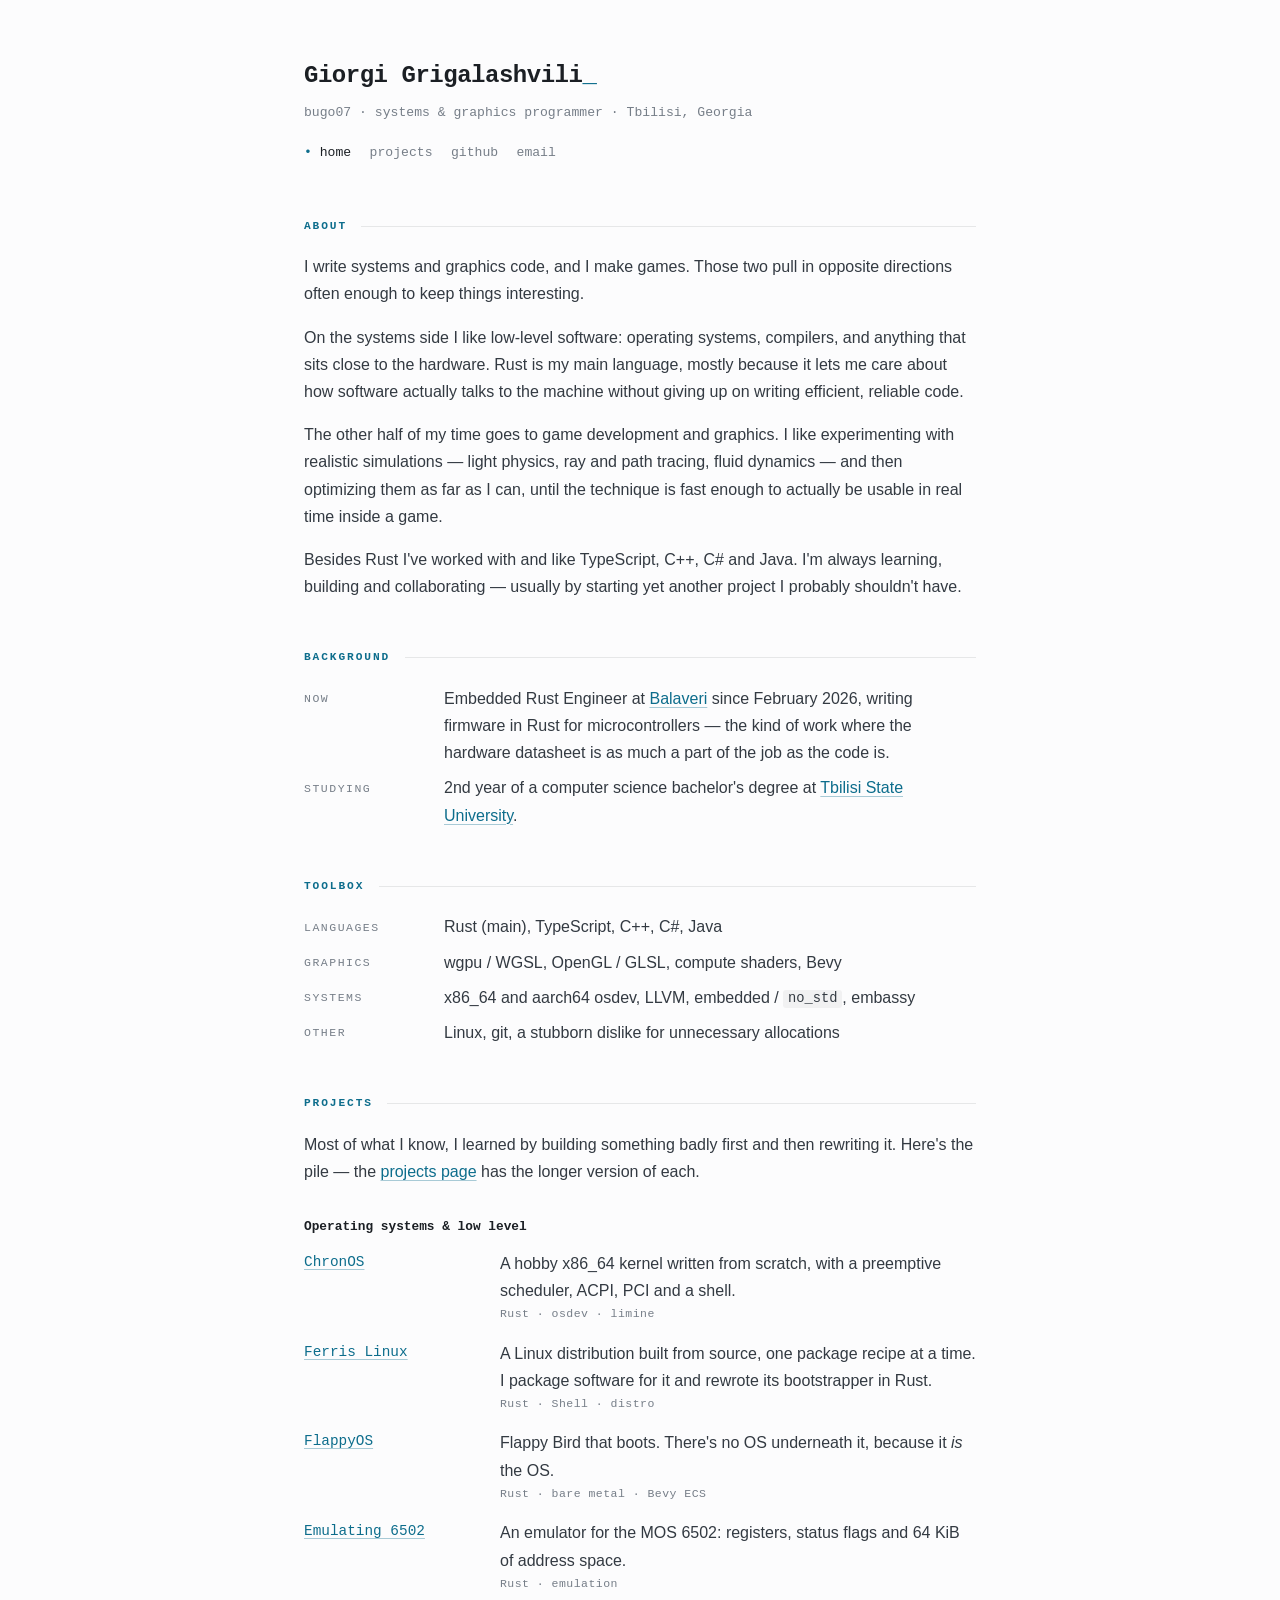
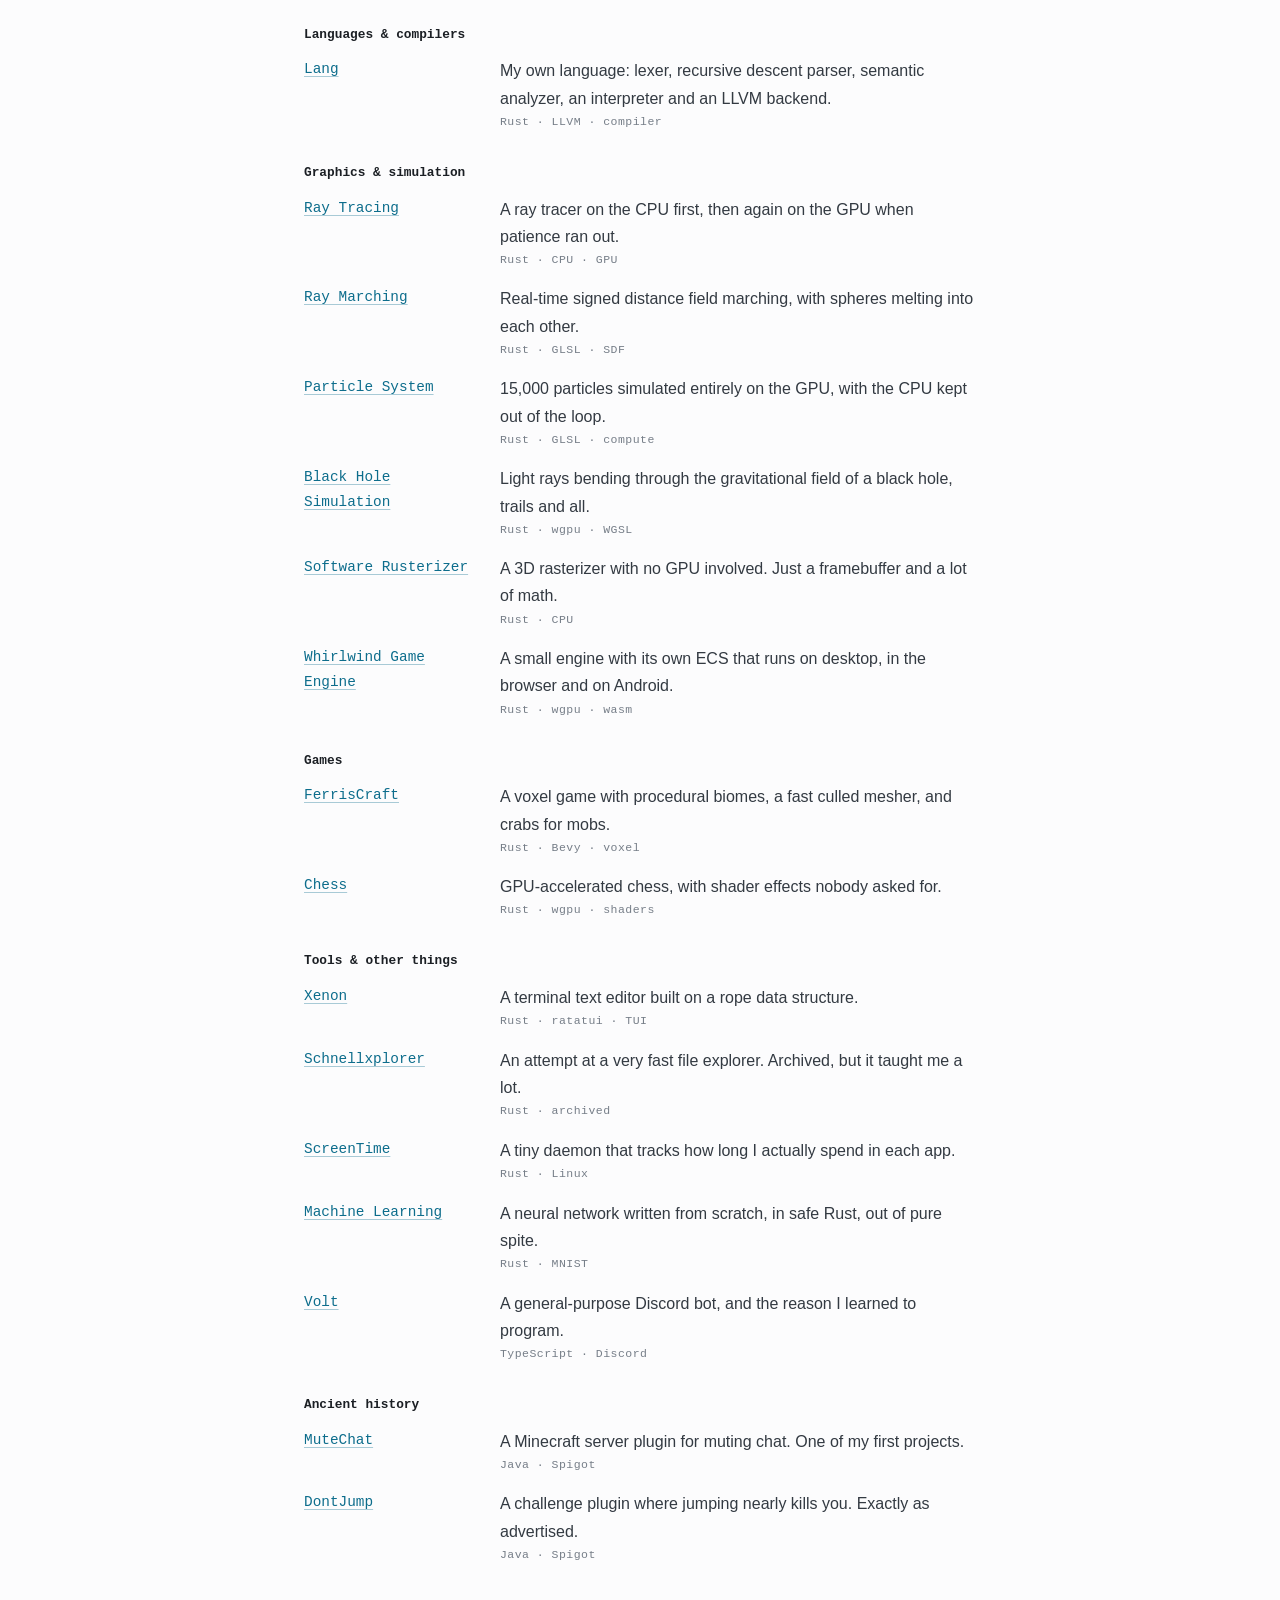
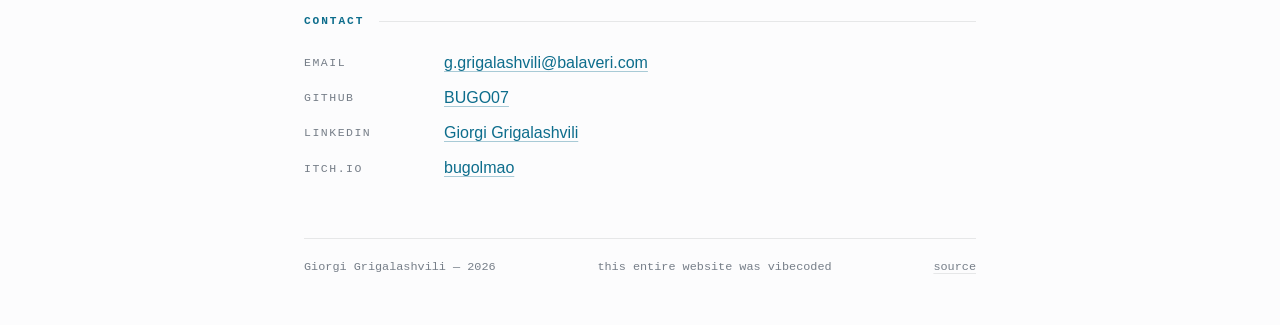
<file: index.html>
<!DOCTYPE html>
<html lang="en">
	<head>
		<meta charset="utf-8">
		<meta name="viewport" content="width=device-width, initial-scale=1">
		<title>Giorgi Grigalashvili</title>
		<meta name="description" content="Giorgi Grigalashvili (BUGO07) — systems and graphics programmer. Rust, operating systems, compilers, renderers and games.">
		<meta property="og:title" content="Giorgi Grigalashvili">
		<meta property="og:description" content="Systems and graphics programmer. Rust, operating systems, compilers, renderers and games.">
		<meta property="og:type" content="website">
		<link rel="stylesheet" href="style.css">
		<link rel="icon" href="assets/favicon.svg" type="image/svg+xml">
	</head>
	<body>
		<header>
			<h1>Giorgi Grigalashvili<span class="cursor">_</span></h1>
			<p class="tagline">bugo07 &middot; systems &amp; graphics programmer &middot; Tbilisi, Georgia</p>
			<nav>
				<a href="./" aria-current="page">home</a>
				<a href="projects/">projects</a>
				<a href="https://github.com/BUGO07">github</a>
				<a href="mailto:g.grigalashvili@balaveri.com">email</a>
			</nav>
		</header>

		<main>
			<section id="about">
				<h2>About</h2>

				<p>
				I write systems and graphics code, and I make games. Those two pull in
				opposite directions often enough to keep things interesting.
				</p>

				<p>
				On the systems side I like low-level software: operating systems, compilers,
				and anything that sits close to the hardware. Rust is my main language,
				mostly because it lets me care about how software actually talks to the
				machine without giving up on writing efficient, reliable code.
				</p>

				<p>
				The other half of my time goes to game development and graphics. I like
				experimenting with realistic simulations &mdash; light physics, ray and path
				tracing, fluid dynamics &mdash; and then optimizing them as far as I can,
				until the technique is fast enough to actually be usable in real time inside
				a game.
				</p>

				<p>
				Besides Rust I've worked with and like TypeScript, C++, C# and Java. I'm
				always learning, building and collaborating &mdash; usually by starting yet
				another project I probably shouldn't have.
				</p>
			</section>

			<section id="background">
				<h2>Background</h2>

				<dl class="kv">
					<dt>Now</dt>
					<dd>
					Embedded Rust Engineer at <a href="https://balaveri.com">Balaveri</a>
					since February 2026, writing firmware in Rust for microcontrollers
					&mdash; the kind of work where the hardware datasheet is as much a part
					of the job as the code is.
					</dd>

					<dt>Studying</dt>
					<dd>
					2nd year of a computer science bachelor's degree at
					<a href="https://www.tsu.ge/en">Tbilisi State University</a>.
					</dd>
				</dl>
			</section>

			<section id="toolbox">
				<h2>Toolbox</h2>

				<dl class="kv">
					<dt>Languages</dt>
					<dd>Rust (main), TypeScript, C++, C#, Java</dd>

					<dt>Graphics</dt>
					<dd>wgpu / WGSL, OpenGL / GLSL, compute shaders, Bevy</dd>

					<dt>Systems</dt>
					<dd>x86_64 and aarch64 osdev, LLVM, embedded / <code>no_std</code>, embassy</dd>

					<dt>Other</dt>
					<dd>Linux, git, a stubborn dislike for unnecessary allocations</dd>
				</dl>
			</section>

			<section id="projects">
				<h2>Projects</h2>

				<p>
				Most of what I know, I learned by building something badly first and then
				rewriting it. Here's the pile &mdash; the
				<a href="projects/">projects page</a> has the longer version of each.
				</p>

				<h3>Operating systems &amp; low level</h3>
				<dl>
					<dt><a href="projects/#chronos">ChronOS</a></dt>
					<dd>
					A hobby x86_64 kernel written from scratch, with a preemptive scheduler,
					ACPI, PCI and a shell.
					<span class="tags">Rust &middot; osdev &middot; limine</span>
					</dd>

					<dt><a href="projects/#ferris-linux">Ferris Linux</a></dt>
					<dd>
					A Linux distribution built from source, one package recipe at a time.
					I package software for it and rewrote its bootstrapper in Rust.
					<span class="tags">Rust &middot; Shell &middot; distro</span>
					</dd>

					<dt><a href="projects/#flappyos">FlappyOS</a></dt>
					<dd>
					Flappy Bird that boots. There's no OS underneath it, because it
					<i>is</i> the OS.
					<span class="tags">Rust &middot; bare metal &middot; Bevy ECS</span>
					</dd>

					<dt><a href="projects/#emulating-6502">Emulating 6502</a></dt>
					<dd>
					An emulator for the MOS 6502: registers, status flags and 64&nbsp;KiB of
					address space.
					<span class="tags">Rust &middot; emulation</span>
					</dd>
				</dl>

				<h3>Languages &amp; compilers</h3>
				<dl>
					<dt><a href="projects/#lang">Lang</a></dt>
					<dd>
					My own language: lexer, recursive descent parser, semantic analyzer,
					an interpreter and an LLVM backend.
					<span class="tags">Rust &middot; LLVM &middot; compiler</span>
					</dd>
				</dl>

				<h3>Graphics &amp; simulation</h3>
				<dl>
					<dt><a href="projects/#raytracing">Ray Tracing</a></dt>
					<dd>
					A ray tracer on the CPU first, then again on the GPU when patience
					ran out.
					<span class="tags">Rust &middot; CPU &middot; GPU</span>
					</dd>

					<dt><a href="projects/#raymarching">Ray Marching</a></dt>
					<dd>
					Real-time signed distance field marching, with spheres melting into
					each other.
					<span class="tags">Rust &middot; GLSL &middot; SDF</span>
					</dd>

					<dt><a href="projects/#particle-system">Particle System</a></dt>
					<dd>
					15,000 particles simulated entirely on the GPU, with the CPU kept out
					of the loop.
					<span class="tags">Rust &middot; GLSL &middot; compute</span>
					</dd>

					<dt><a href="projects/#black-hole">Black Hole Simulation</a></dt>
					<dd>
					Light rays bending through the gravitational field of a black hole,
					trails and all.
					<span class="tags">Rust &middot; wgpu &middot; WGSL</span>
					</dd>

					<dt><a href="projects/#software-rusterizer">Software Rusterizer</a></dt>
					<dd>
					A 3D rasterizer with no GPU involved. Just a framebuffer and a lot of
					math.
					<span class="tags">Rust &middot; CPU</span>
					</dd>

					<dt><a href="projects/#whirlwind">Whirlwind Game Engine</a></dt>
					<dd>
					A small engine with its own ECS that runs on desktop, in the browser
					and on Android.
					<span class="tags">Rust &middot; wgpu &middot; wasm</span>
					</dd>
				</dl>

				<h3>Games</h3>
				<dl>
					<dt><a href="projects/#ferriscraft">FerrisCraft</a></dt>
					<dd>
					A voxel game with procedural biomes, a fast culled mesher, and crabs
					for mobs.
					<span class="tags">Rust &middot; Bevy &middot; voxel</span>
					</dd>

					<dt><a href="projects/#chess">Chess</a></dt>
					<dd>
					GPU-accelerated chess, with shader effects nobody asked for.
					<span class="tags">Rust &middot; wgpu &middot; shaders</span>
					</dd>
				</dl>

				<h3>Tools &amp; other things</h3>
				<dl>
					<dt><a href="projects/#xenon">Xenon</a></dt>
					<dd>
					A terminal text editor built on a rope data structure.
					<span class="tags">Rust &middot; ratatui &middot; TUI</span>
					</dd>

					<dt><a href="projects/#schnellxplorer">Schnellxplorer</a></dt>
					<dd>
					An attempt at a very fast file explorer. Archived, but it taught me
					a lot.
					<span class="tags">Rust &middot; archived</span>
					</dd>

					<dt><a href="projects/#screentime">ScreenTime</a></dt>
					<dd>
					A tiny daemon that tracks how long I actually spend in each app.
					<span class="tags">Rust &middot; Linux</span>
					</dd>

					<dt><a href="projects/#machine-learning">Machine Learning</a></dt>
					<dd>
					A neural network written from scratch, in safe Rust, out of pure spite.
					<span class="tags">Rust &middot; MNIST</span>
					</dd>

					<dt><a href="projects/#volt">Volt</a></dt>
					<dd>
					A general-purpose Discord bot, and the reason I learned to program.
					<span class="tags">TypeScript &middot; Discord</span>
					</dd>
				</dl>

				<h3>Ancient history</h3>
				<dl>
					<dt><a href="projects/#mutechat">MuteChat</a></dt>
					<dd>
					A Minecraft server plugin for muting chat. One of my first projects.
					<span class="tags">Java &middot; Spigot</span>
					</dd>

					<dt><a href="projects/#dontjump">DontJump</a></dt>
					<dd>
					A challenge plugin where jumping nearly kills you. Exactly as
					advertised.
					<span class="tags">Java &middot; Spigot</span>
					</dd>
				</dl>
			</section>

			<section id="contact">
				<h2>Contact</h2>

				<dl class="kv">
					<dt>Email</dt>
					<dd><a href="mailto:g.grigalashvili@balaveri.com">g.grigalashvili@balaveri.com</a></dd>

					<dt>GitHub</dt>
					<dd><a href="https://github.com/BUGO07">BUGO07</a></dd>

					<dt>LinkedIn</dt>
					<dd><a href="https://www.linkedin.com/in/giorgi-grigalashvili/">Giorgi Grigalashvili</a></dd>

					<dt>itch.io</dt>
					<dd><a href="https://bugolmao.itch.io">bugolmao</a></dd>
				</dl>
			</section>
		</main>

		<footer>
			<span>Giorgi Grigalashvili &mdash; <span id="year"></span></span>
			<span>this entire website was vibecoded</span>
			<span><a href="https://github.com/BUGO07/BUGO07.github.io">source</a></span>
		</footer>

		<script>
			document.getElementById("year").textContent = new Date().getFullYear();
		</script>
	</body>
</html>
</file>
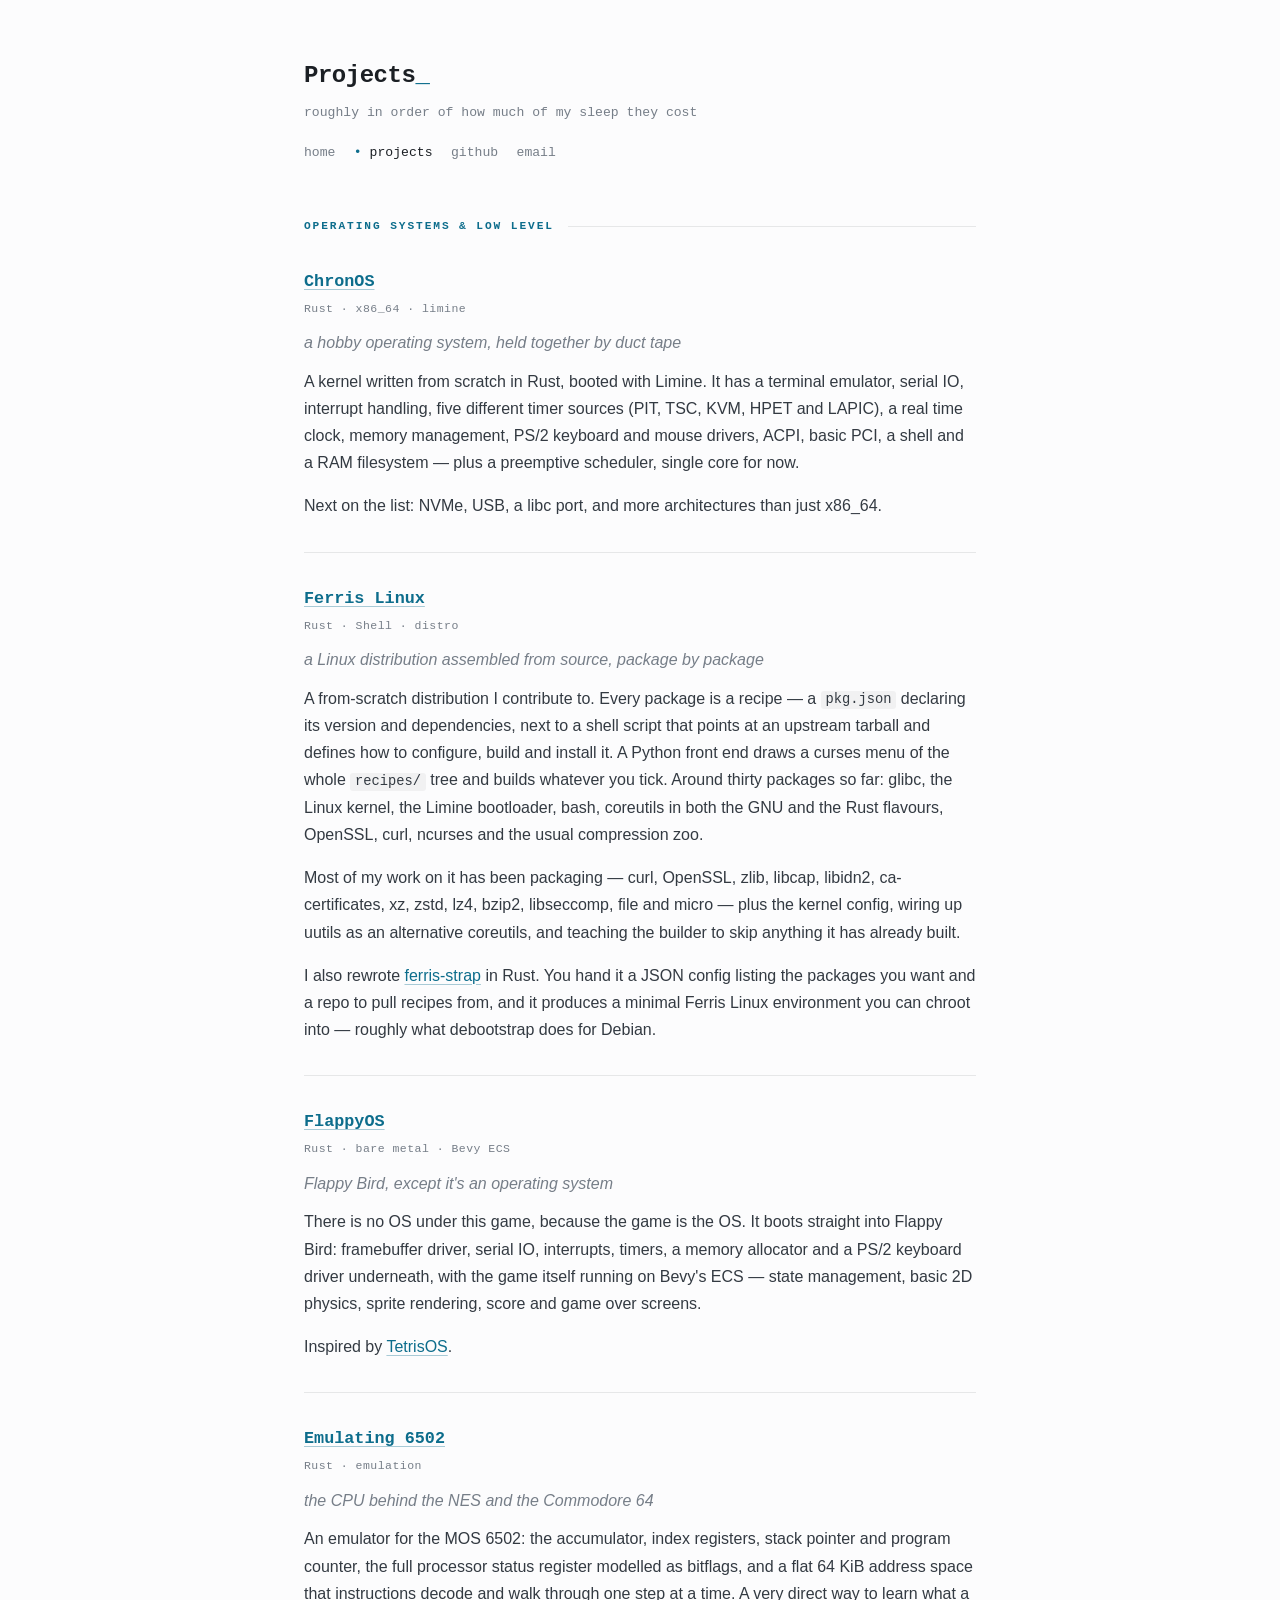
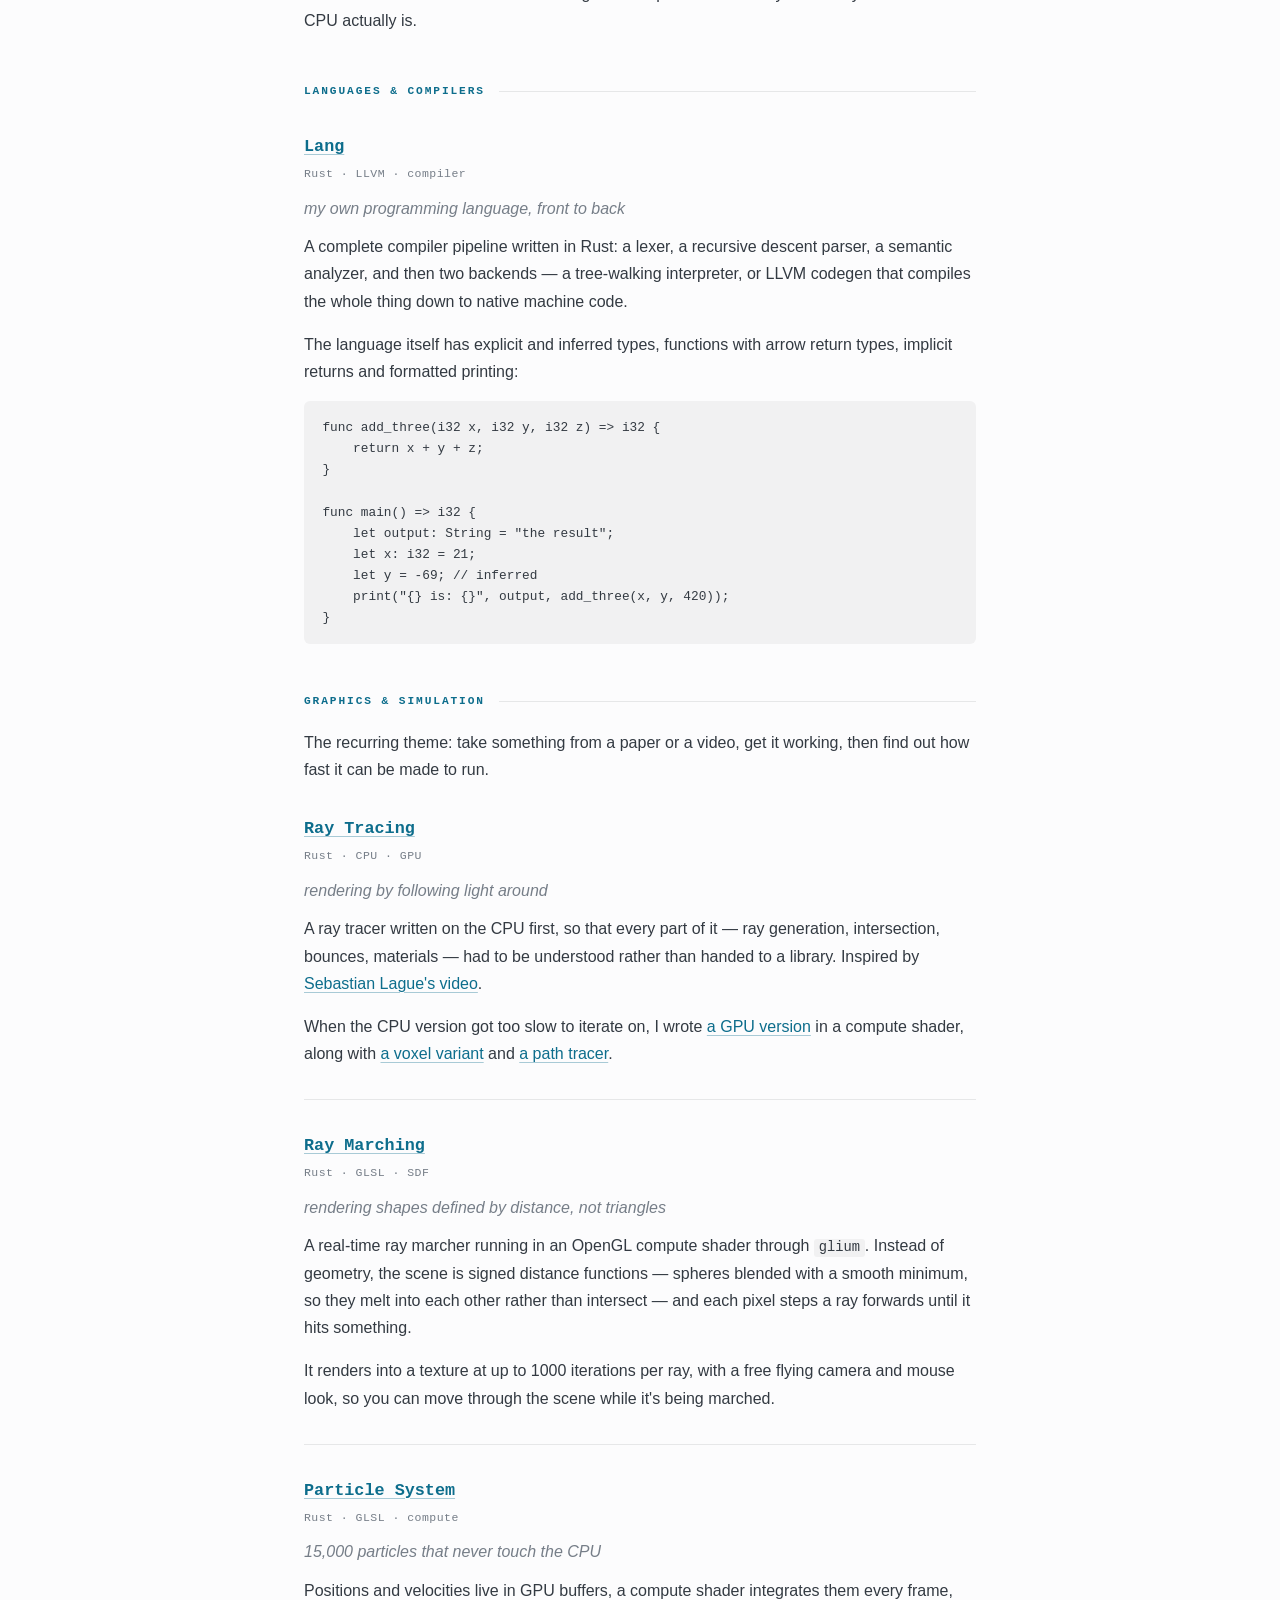
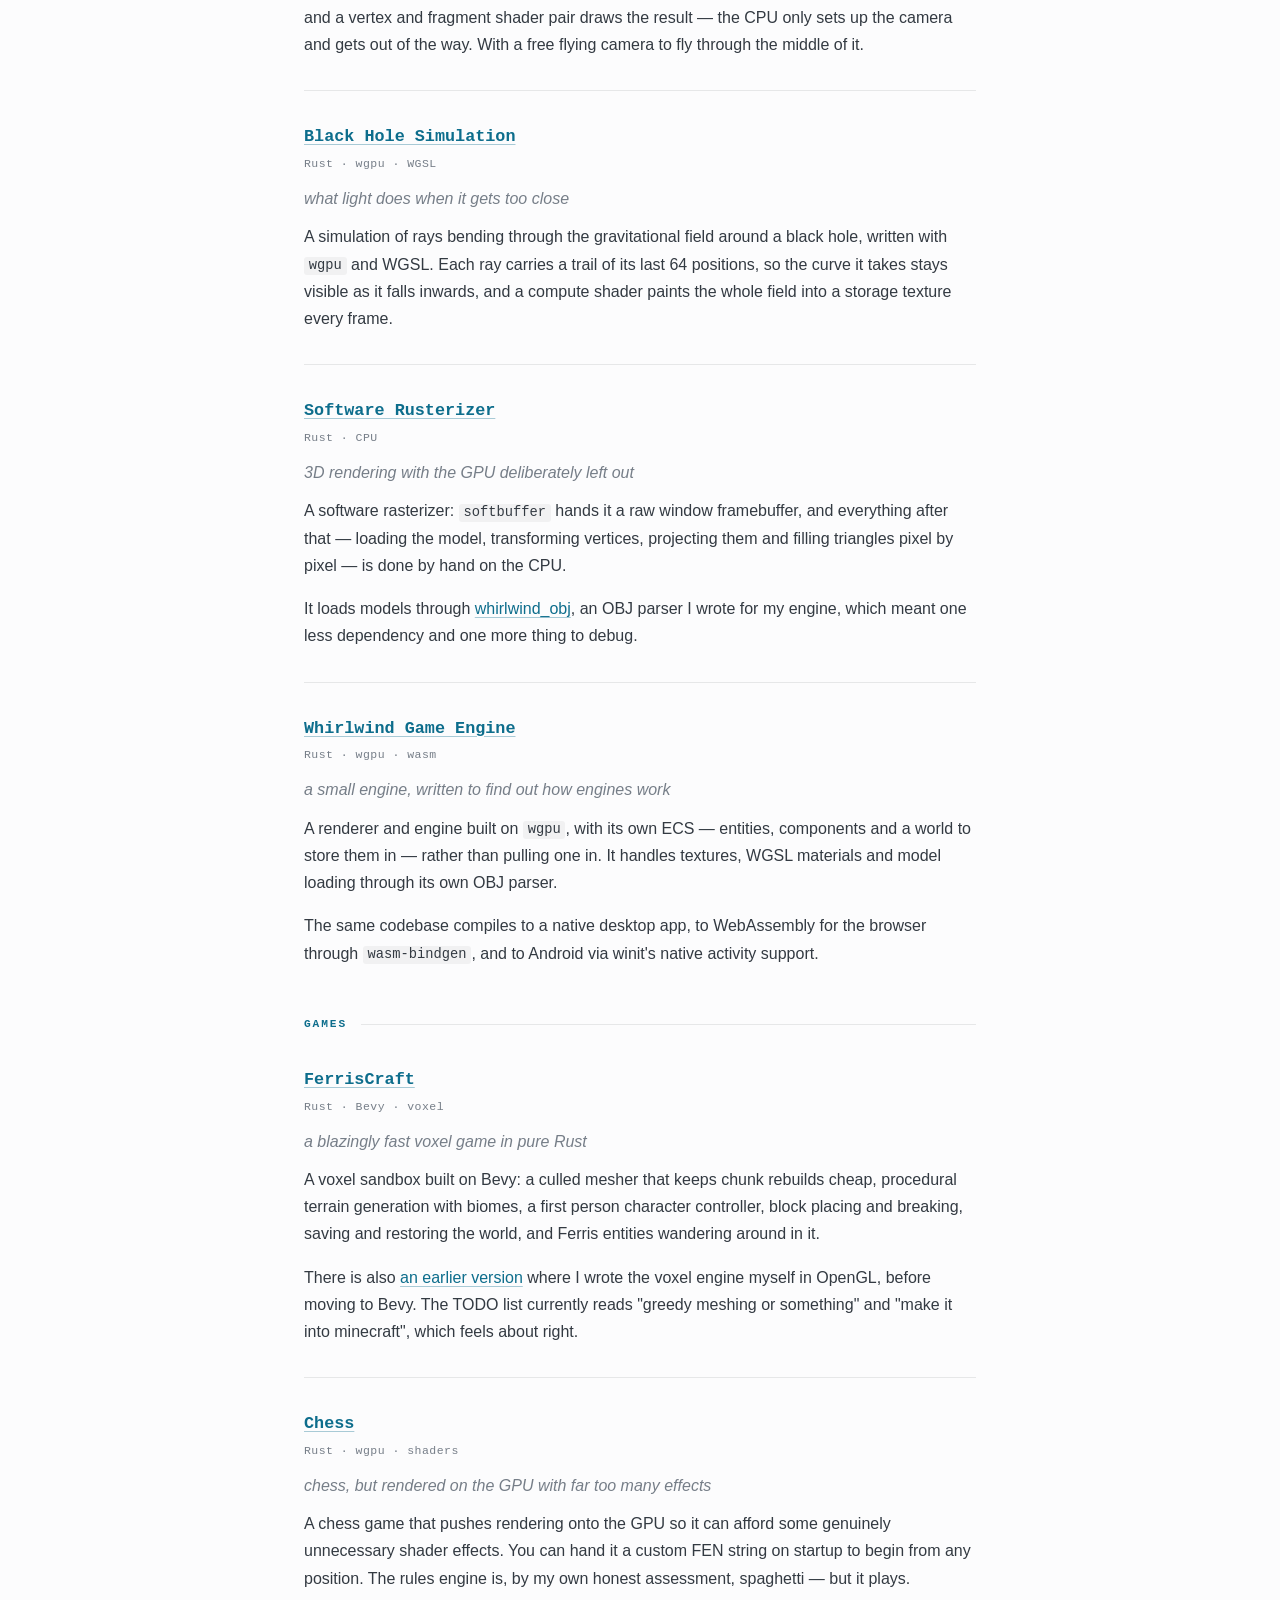
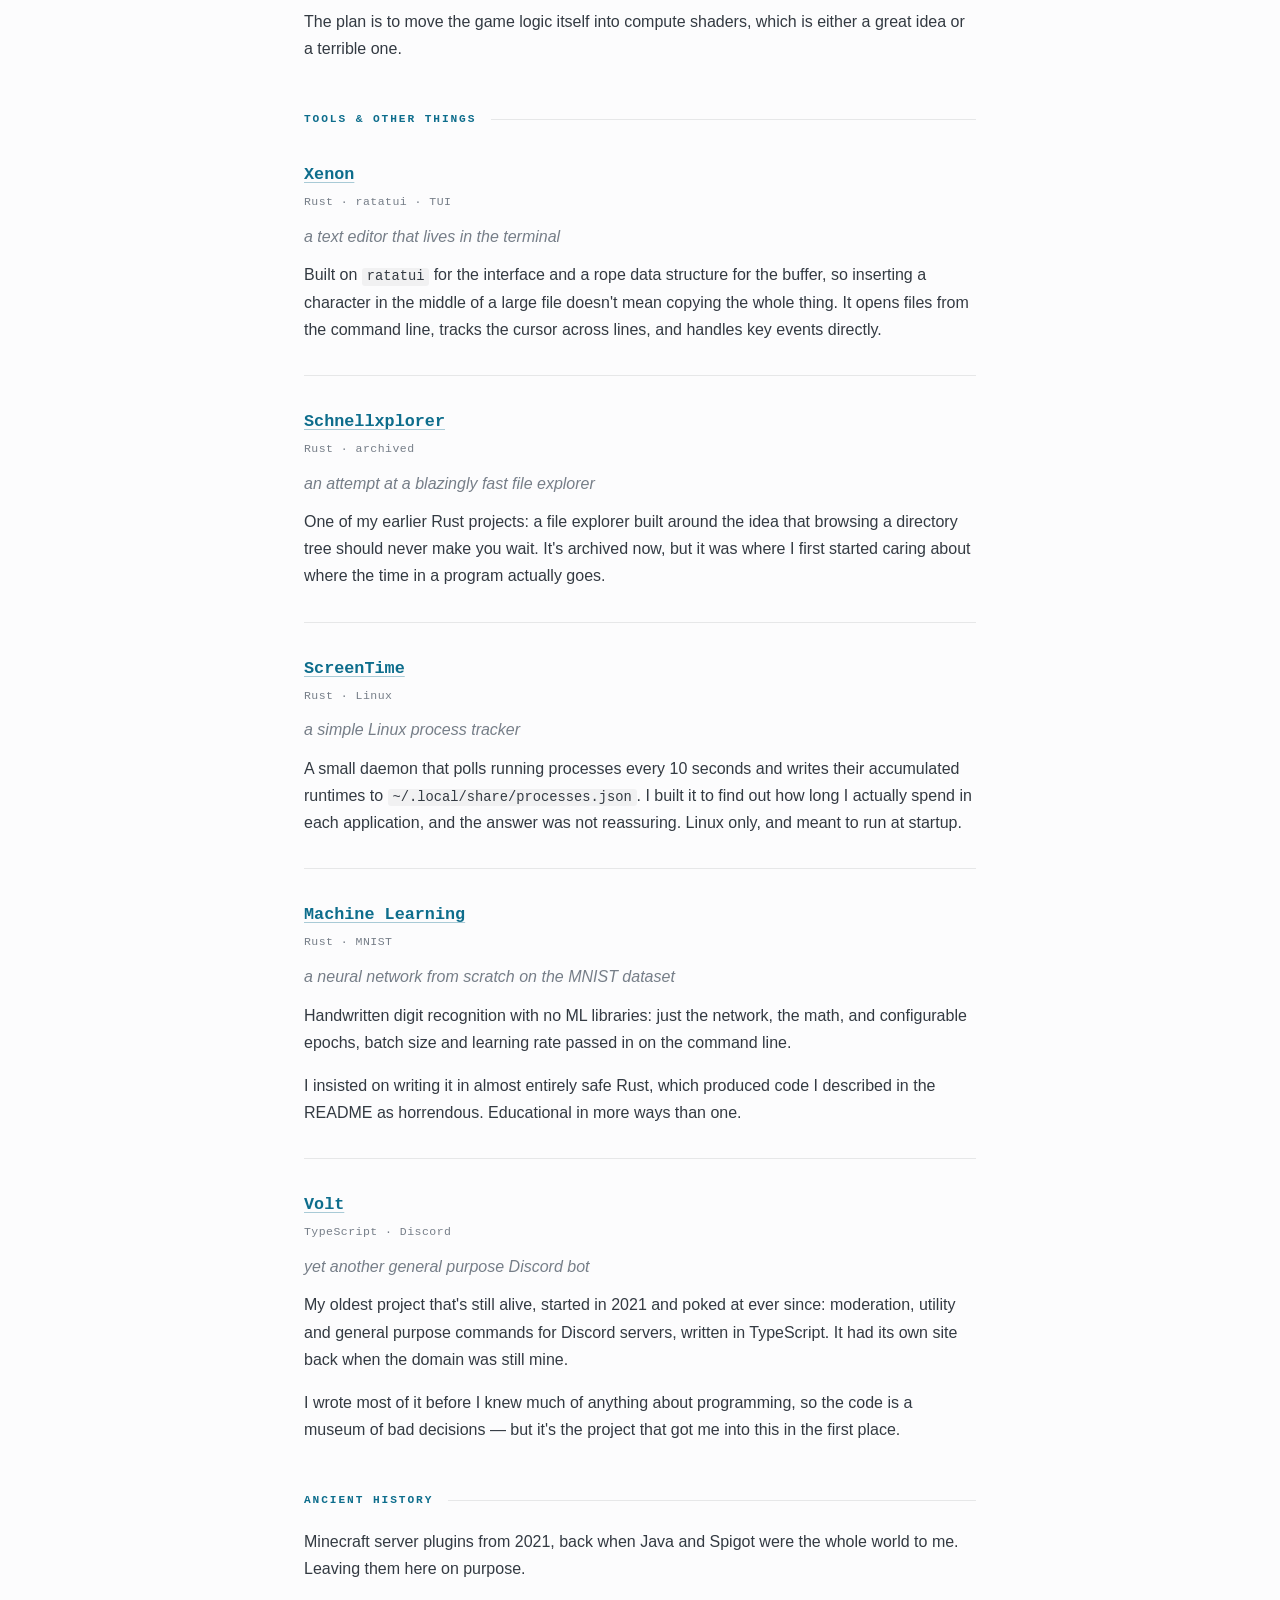
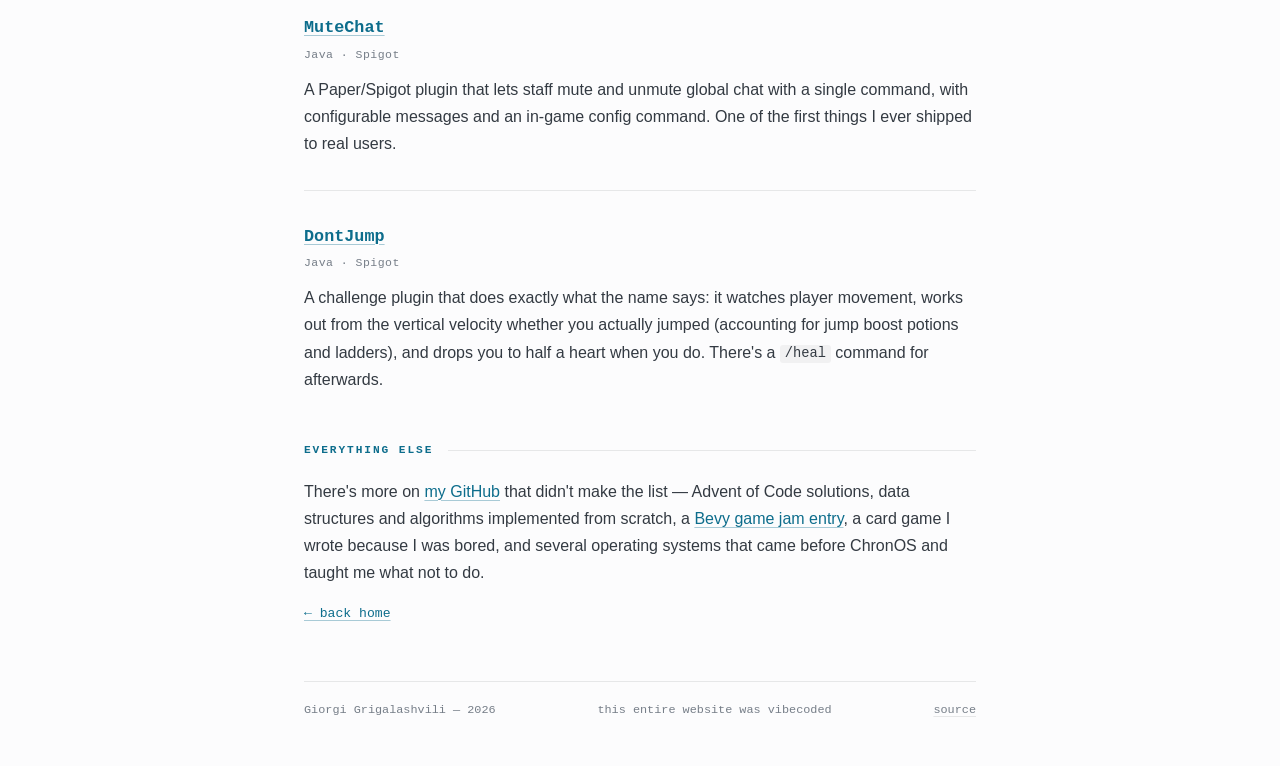
<file: projects/index.html>
<!DOCTYPE html>
<html lang="en">
	<head>
		<meta charset="utf-8">
		<meta name="viewport" content="width=device-width, initial-scale=1">
		<title>Projects — Giorgi Grigalashvili</title>
		<meta name="description" content="Projects by Giorgi Grigalashvili (BUGO07): operating systems, compilers, renderers, simulations, games and tools — mostly in Rust.">
		<link rel="stylesheet" href="../style.css">
		<link rel="icon" href="../assets/favicon.svg" type="image/svg+xml">
	</head>
	<body>
		<header>
			<h1>Projects<span class="cursor">_</span></h1>
			<p class="tagline">roughly in order of how much of my sleep they cost</p>
			<nav>
				<a href="../">home</a>
				<a href="./" aria-current="page">projects</a>
				<a href="https://github.com/BUGO07">github</a>
				<a href="mailto:g.grigalashvili@balaveri.com">email</a>
			</nav>
		</header>

		<main>
			<section id="operating-systems">
				<h2>Operating systems &amp; low level</h2>

				<article id="chronos">
					<h3><a href="https://github.com/BUGO07/chronos">ChronOS</a></h3>
					<p class="tags">Rust &middot; x86_64 &middot; limine</p>
					<p class="lede">a hobby operating system, held together by duct tape</p>
					<p>
					A kernel written from scratch in Rust, booted with Limine. It has a
					terminal emulator, serial IO, interrupt handling, five different timer
					sources (PIT, TSC, KVM, HPET and LAPIC), a real time clock, memory
					management, PS/2 keyboard and mouse drivers, ACPI, basic PCI, a shell
					and a RAM filesystem &mdash; plus a preemptive scheduler, single core
					for now.
					</p>
					<p>
					Next on the list: NVMe, USB, a libc port, and more architectures than
					just x86_64.
					</p>
				</article>

				<article id="ferris-linux">
					<h3><a href="https://github.com/ferris-linux/ferris-linux">Ferris Linux</a></h3>
					<p class="tags">Rust &middot; Shell &middot; distro</p>
					<p class="lede">a Linux distribution assembled from source, package by package</p>
					<p>
					A from-scratch distribution I contribute to. Every package is a recipe
					&mdash; a <code>pkg.json</code> declaring its version and dependencies,
					next to a shell script that points at an upstream tarball and defines how
					to configure, build and install it. A Python front end draws a curses menu
					of the whole <code>recipes/</code> tree and builds whatever you tick.
					Around thirty packages so far: glibc, the Linux kernel, the Limine
					bootloader, bash, coreutils in both the GNU and the Rust flavours, OpenSSL,
					curl, ncurses and the usual compression zoo.
					</p>
					<p>
					Most of my work on it has been packaging &mdash; curl, OpenSSL, zlib,
					libcap, libidn2, ca-certificates, xz, zstd, lz4, bzip2, libseccomp, file
					and micro &mdash; plus the kernel config, wiring up uutils as an
					alternative coreutils, and teaching the builder to skip anything it has
					already built.
					</p>
					<p>
					I also rewrote
					<a href="https://github.com/ferris-linux/ferris-strap">ferris-strap</a> in
					Rust. You hand it a JSON config listing the packages you want and a repo to
					pull recipes from, and it produces a minimal Ferris Linux environment you
					can chroot into &mdash; roughly what debootstrap does for Debian.
					</p>
				</article>

				<article id="flappyos">
					<h3><a href="https://github.com/BUGO07/flappyos">FlappyOS</a></h3>
					<p class="tags">Rust &middot; bare metal &middot; Bevy ECS</p>
					<p class="lede">Flappy Bird, except it's an operating system</p>
					<p>
					There is no OS under this game, because the game is the OS. It boots
					straight into Flappy Bird: framebuffer driver, serial IO, interrupts,
					timers, a memory allocator and a PS/2 keyboard driver underneath, with
					the game itself running on Bevy's ECS &mdash; state management, basic
					2D physics, sprite rendering, score and game over screens.
					</p>
					<p>
					Inspired by
					<a href="https://www.youtube.com/watch?v=FaILnmUYS_U">TetrisOS</a>.
					</p>
				</article>

				<article id="emulating-6502">
					<h3><a href="https://github.com/BUGO07/emulating-6502">Emulating 6502</a></h3>
					<p class="tags">Rust &middot; emulation</p>
					<p class="lede">the CPU behind the NES and the Commodore 64</p>
					<p>
					An emulator for the MOS 6502: the accumulator, index registers, stack
					pointer and program counter, the full processor status register modelled
					as bitflags, and a flat 64&nbsp;KiB address space that instructions
					decode and walk through one step at a time. A very direct way to learn
					what a CPU actually is.
					</p>
				</article>
			</section>

			<section id="languages">
				<h2>Languages &amp; compilers</h2>

				<article id="lang">
					<h3><a href="https://github.com/BUGO07/lang">Lang</a></h3>
					<p class="tags">Rust &middot; LLVM &middot; compiler</p>
					<p class="lede">my own programming language, front to back</p>
					<p>
					A complete compiler pipeline written in Rust: a lexer, a recursive
					descent parser, a semantic analyzer, and then two backends &mdash; a
					tree-walking interpreter, or LLVM codegen that compiles the whole thing
					down to native machine code.
					</p>
					<p>
					The language itself has explicit and inferred types, functions with
					arrow return types, implicit returns and formatted printing:
					</p>
					<pre><code>func add_three(i32 x, i32 y, i32 z) => i32 {
    return x + y + z;
}

func main() => i32 {
    let output: String = "the result";
    let x: i32 = 21;
    let y = -69; // inferred
    print("{} is: {}", output, add_three(x, y, 420));
}</code></pre>
				</article>
			</section>

			<section id="graphics">
				<h2>Graphics &amp; simulation</h2>

				<p>
				The recurring theme: take something from a paper or a video, get it
				working, then find out how fast it can be made to run.
				</p>

				<article id="raytracing">
					<h3><a href="https://github.com/BUGO07/raytracing">Ray Tracing</a></h3>
					<p class="tags">Rust &middot; CPU &middot; GPU</p>
					<p class="lede">rendering by following light around</p>
					<p>
					A ray tracer written on the CPU first, so that every part of it &mdash;
					ray generation, intersection, bounces, materials &mdash; had to be
					understood rather than handed to a library. Inspired by
					<a href="https://www.youtube.com/watch?v=Qz0KTGYJtUk">Sebastian Lague's video</a>.
					</p>
					<p>
					When the CPU version got too slow to iterate on, I wrote
					<a href="https://github.com/BUGO07/raytracing-compute">a GPU version</a>
					in a compute shader, along with
					<a href="https://github.com/BUGO07/voxel-raytracing">a voxel variant</a>
					and <a href="https://github.com/BUGO07/pathtracing">a path tracer</a>.
					</p>
				</article>

				<article id="raymarching">
					<h3><a href="https://github.com/BUGO07/raymarching">Ray Marching</a></h3>
					<p class="tags">Rust &middot; GLSL &middot; SDF</p>
					<p class="lede">rendering shapes defined by distance, not triangles</p>
					<p>
					A real-time ray marcher running in an OpenGL compute shader through
					<code>glium</code>. Instead of geometry, the scene is signed distance
					functions &mdash; spheres blended with a smooth minimum, so they melt
					into each other rather than intersect &mdash; and each pixel steps a ray
					forwards until it hits something.
					</p>
					<p>
					It renders into a texture at up to 1000 iterations per ray, with a free
					flying camera and mouse look, so you can move through the scene while
					it's being marched.
					</p>
				</article>

				<article id="particle-system">
					<h3><a href="https://github.com/BUGO07/particle-system">Particle System</a></h3>
					<p class="tags">Rust &middot; GLSL &middot; compute</p>
					<p class="lede">15,000 particles that never touch the CPU</p>
					<p>
					Positions and velocities live in GPU buffers, a compute shader integrates
					them every frame, and a vertex and fragment shader pair draws the result
					&mdash; the CPU only sets up the camera and gets out of the way. With a
					free flying camera to fly through the middle of it.
					</p>
				</article>

				<article id="black-hole">
					<h3><a href="https://github.com/BUGO07/black_hole">Black Hole Simulation</a></h3>
					<p class="tags">Rust &middot; wgpu &middot; WGSL</p>
					<p class="lede">what light does when it gets too close</p>
					<p>
					A simulation of rays bending through the gravitational field around a
					black hole, written with <code>wgpu</code> and WGSL. Each ray carries a
					trail of its last 64 positions, so the curve it takes stays visible as it
					falls inwards, and a compute shader paints the whole field into a storage
					texture every frame.
					</p>
				</article>

				<article id="software-rusterizer">
					<h3><a href="https://github.com/BUGO07/software-rusterizer">Software Rusterizer</a></h3>
					<p class="tags">Rust &middot; CPU</p>
					<p class="lede">3D rendering with the GPU deliberately left out</p>
					<p>
					A software rasterizer: <code>softbuffer</code> hands it a raw window
					framebuffer, and everything after that &mdash; loading the model,
					transforming vertices, projecting them and filling triangles pixel by
					pixel &mdash; is done by hand on the CPU.
					</p>
					<p>
					It loads models through
					<a href="https://github.com/BUGO07/whirlwind_obj">whirlwind_obj</a>, an
					OBJ parser I wrote for my engine, which meant one less dependency and one
					more thing to debug.
					</p>
				</article>

				<article id="whirlwind">
					<h3><a href="https://github.com/BUGO07/whirlwind">Whirlwind Game Engine</a></h3>
					<p class="tags">Rust &middot; wgpu &middot; wasm</p>
					<p class="lede">a small engine, written to find out how engines work</p>
					<p>
					A renderer and engine built on <code>wgpu</code>, with its own ECS
					&mdash; entities, components and a world to store them in &mdash; rather
					than pulling one in. It handles textures, WGSL materials and model
					loading through its own OBJ parser.
					</p>
					<p>
					The same codebase compiles to a native desktop app, to WebAssembly for
					the browser through <code>wasm-bindgen</code>, and to Android via winit's
					native activity support.
					</p>
				</article>
			</section>

			<section id="games">
				<h2>Games</h2>

				<article id="ferriscraft">
					<h3><a href="https://github.com/BUGO07/ferriscraft">FerrisCraft</a></h3>
					<p class="tags">Rust &middot; Bevy &middot; voxel</p>
					<p class="lede">a blazingly fast voxel game in pure Rust</p>
					<p>
					A voxel sandbox built on Bevy: a culled mesher that keeps chunk rebuilds
					cheap, procedural terrain generation with biomes, a first person character
					controller, block placing and breaking, saving and restoring the world,
					and Ferris entities wandering around in it.
					</p>
					<p>
					There is also
					<a href="https://github.com/BUGO07/ferriscraft-gl-experiments">an earlier version</a>
					where I wrote the voxel engine myself in OpenGL, before moving to Bevy.
					The TODO list currently reads "greedy meshing or something" and "make it
					into minecraft", which feels about right.
					</p>
				</article>

				<article id="chess">
					<h3><a href="https://github.com/BUGO07/chess-gpu">Chess</a></h3>
					<p class="tags">Rust &middot; wgpu &middot; shaders</p>
					<p class="lede">chess, but rendered on the GPU with far too many effects</p>
					<p>
					A chess game that pushes rendering onto the GPU so it can afford some
					genuinely unnecessary shader effects. You can hand it a custom FEN string
					on startup to begin from any position. The rules engine is, by my own
					honest assessment, spaghetti &mdash; but it plays.
					</p>
					<p>
					The plan is to move the game logic itself into compute shaders, which is
					either a great idea or a terrible one.
					</p>
				</article>
			</section>

			<section id="tools">
				<h2>Tools &amp; other things</h2>

				<article id="xenon">
					<h3><a href="https://github.com/BUGO07/xenon">Xenon</a></h3>
					<p class="tags">Rust &middot; ratatui &middot; TUI</p>
					<p class="lede">a text editor that lives in the terminal</p>
					<p>
					Built on <code>ratatui</code> for the interface and a rope data structure
					for the buffer, so inserting a character in the middle of a large file
					doesn't mean copying the whole thing. It opens files from the command
					line, tracks the cursor across lines, and handles key events directly.
					</p>
				</article>

				<article id="schnellxplorer">
					<h3><a href="https://github.com/BUGO07/Schnellxplorer">Schnellxplorer</a></h3>
					<p class="tags">Rust &middot; archived</p>
					<p class="lede">an attempt at a blazingly fast file explorer</p>
					<p>
					One of my earlier Rust projects: a file explorer built around the idea
					that browsing a directory tree should never make you wait. It's archived
					now, but it was where I first started caring about where the time in a
					program actually goes.
					</p>
				</article>

				<article id="screentime">
					<h3><a href="https://github.com/BUGO07/screentime">ScreenTime</a></h3>
					<p class="tags">Rust &middot; Linux</p>
					<p class="lede">a simple Linux process tracker</p>
					<p>
					A small daemon that polls running processes every 10 seconds and writes
					their accumulated runtimes to
					<code>~/.local/share/processes.json</code>. I built it to find out how
					long I actually spend in each application, and the answer was not
					reassuring. Linux only, and meant to run at startup.
					</p>
				</article>

				<article id="machine-learning">
					<h3><a href="https://github.com/BUGO07/machine-learning">Machine Learning</a></h3>
					<p class="tags">Rust &middot; MNIST</p>
					<p class="lede">a neural network from scratch on the MNIST dataset</p>
					<p>
					Handwritten digit recognition with no ML libraries: just the network, the
					math, and configurable epochs, batch size and learning rate passed in on
					the command line.
					</p>
					<p>
					I insisted on writing it in almost entirely safe Rust, which produced code
					I described in the README as horrendous. Educational in more ways than one.
					</p>
				</article>

				<article id="volt">
					<h3><a href="https://github.com/BUGO07/Volt">Volt</a></h3>
					<p class="tags">TypeScript &middot; Discord</p>
					<p class="lede">yet another general purpose Discord bot</p>
					<p>
					My oldest project that's still alive, started in 2021 and poked at ever
					since: moderation, utility and general purpose commands for Discord
					servers, written in TypeScript. It had its own site back when the domain
					was still mine.
					</p>
					<p>
					I wrote most of it before I knew much of anything about programming, so
					the code is a museum of bad decisions &mdash; but it's the project that
					got me into this in the first place.
					</p>
				</article>
			</section>

			<section id="older">
				<h2>Ancient history</h2>

				<p>
				Minecraft server plugins from 2021, back when Java and Spigot were the whole
				world to me. Leaving them here on purpose.
				</p>

				<article id="mutechat">
					<h3><a href="https://github.com/BUGO07/MuteChat">MuteChat</a></h3>
					<p class="tags">Java &middot; Spigot</p>
					<p>
					A Paper/Spigot plugin that lets staff mute and unmute global chat with a
					single command, with configurable messages and an in-game config command.
					One of the first things I ever shipped to real users.
					</p>
				</article>

				<article id="dontjump">
					<h3><a href="https://github.com/BUGO07/DontJump">DontJump</a></h3>
					<p class="tags">Java &middot; Spigot</p>
					<p>
					A challenge plugin that does exactly what the name says: it watches player
					movement, works out from the vertical velocity whether you actually jumped
					(accounting for jump boost potions and ladders), and drops you to half a
					heart when you do. There's a <code>/heal</code> command for afterwards.
					</p>
				</article>
			</section>

			<section id="more">
				<h2>Everything else</h2>

				<p>
				There's more on <a href="https://github.com/BUGO07">my GitHub</a> that didn't
				make the list &mdash; Advent of Code solutions, data structures and algorithms
				implemented from scratch, a
				<a href="https://bugolmao.itch.io/bevy-jam-7">Bevy game jam entry</a>, a card
				game I wrote because I was bored, and several operating systems that came
				before ChronOS and taught me what not to do.
				</p>

				<p class="back"><a href="../">&larr; back home</a></p>
			</section>
		</main>

		<footer>
			<span>Giorgi Grigalashvili &mdash; <span id="year"></span></span>
			<span>this entire website was vibecoded</span>
			<span><a href="https://github.com/BUGO07/BUGO07.github.io">source</a></span>
		</footer>

		<script>
			document.getElementById("year").textContent = new Date().getFullYear();
		</script>
	</body>
</html>
</file>
<file: style.css>
:root {
	color-scheme: light dark;

	--bg: #fcfcfd;
	--fg: #1b1f24;
	--prose: #333a42;
	--muted: #767e88;
	--accent: #0d6d8c;
	--underline: #0d6d8c59;
	--rule: #1b1f2418;
	--tint: #1b1f240c;

	--measure: 45rem;
	--mono: ui-monospace, "JetBrains Mono", "Cascadia Code", Menlo, Consolas, monospace;
	--sans: -apple-system, BlinkMacSystemFont, "Segoe UI", Roboto, "Helvetica Neue", Arial, sans-serif;
}

@media (prefers-color-scheme: dark) {
	:root {
		--bg: #0f1115;
		--fg: #e4e7ec;
		--prose: #c1c7d0;
		--muted: #7d858f;
		--accent: #5fb9d4;
		--underline: #5fb9d459;
		--rule: #ffffff1c;
		--tint: #ffffff0d;
	}
}

* {
	box-sizing: border-box;
}

body {
	max-width: var(--measure);
	margin: 0 auto;
	padding: 3.5rem 1.5rem 3rem;

	font-family: var(--sans);
	font-size: 1rem;
	line-height: 1.7;
	color: var(--prose);
	background-color: var(--bg);
	-webkit-font-smoothing: antialiased;
}

/* ---- links ---- */

a {
	color: var(--accent);
	text-decoration: underline;
	text-decoration-thickness: 1px;
	text-underline-offset: 3px;
	text-decoration-color: var(--underline);
}

a:hover {
	text-decoration-color: currentColor;
}

/* ---- header ---- */

header {
	margin-bottom: 3.25rem;
}

h1 {
	font-family: var(--mono);
	font-size: 1.5rem;
	font-weight: 600;
	letter-spacing: -0.02em;
	color: var(--fg);
	margin: 0 0 0.3rem;
}

.cursor {
	color: var(--accent);
	font-weight: 400;
	animation: blink 1.15s steps(1) infinite;
}

@keyframes blink {
	50% { opacity: 0; }
}

@media (prefers-reduced-motion: reduce) {
	.cursor { animation: none; }
}

.tagline {
	font-family: var(--mono);
	font-size: 0.82rem;
	color: var(--muted);
	margin: 0 0 1.15rem;
}

nav {
	font-family: var(--mono);
	font-size: 0.82rem;
	display: flex;
	flex-wrap: wrap;
	gap: 0 1.15rem;
}

nav a {
	color: var(--muted);
	text-decoration: none;
}

nav a:hover {
	color: var(--accent);
}

nav a[aria-current="page"] {
	color: var(--fg);
}

nav a[aria-current="page"]::before {
	content: "\2022\00a0";
	color: var(--accent);
}

/* ---- headings ---- */

h2 {
	display: flex;
	align-items: center;
	gap: 0.9rem;

	font-family: var(--mono);
	font-size: 0.7rem;
	font-weight: 600;
	text-transform: uppercase;
	letter-spacing: 0.17em;
	color: var(--accent);

	margin: 3rem 0 1.1rem;
}

h2::after {
	content: "";
	flex: 1;
	height: 1px;
	background-color: var(--rule);
}

h3 {
	font-family: var(--mono);
	font-size: 0.8rem;
	font-weight: 600;
	color: var(--fg);
	margin: 1.9rem 0 0.75rem;
}

section:first-of-type h2 {
	margin-top: 0;
}

p {
	margin: 0 0 1rem;
}

section > p:last-child {
	margin-bottom: 0;
}

/* ---- key / value and project index grids ---- */

dl {
	display: grid;
	grid-template-columns: 10.5rem 1fr;
	gap: 1rem 1.75rem;
	margin: 0;
}

dl.kv {
	grid-template-columns: 7rem 1fr;
	gap: 0.5rem 1.75rem;
}

dt {
	font-family: var(--mono);
	font-size: 0.9rem;
	color: var(--fg);
	min-width: 0;
	overflow-wrap: break-word;
}

dl.kv dt {
	font-size: 0.72rem;
	text-transform: uppercase;
	letter-spacing: 0.13em;
	color: var(--muted);
	padding-top: 0.35em;
}

dd {
	margin: 0;
	min-width: 0;
}

@media (max-width: 36rem) {
	dl,
	dl.kv {
		grid-template-columns: 1fr;
		gap: 0.15rem;
	}

	dd {
		margin-bottom: 1.1rem;
	}

	dd:last-child {
		margin-bottom: 0;
	}

	dl.kv dt {
		padding-top: 0.6rem;
	}
}

.tags {
	display: block;
	font-family: var(--mono);
	font-size: 0.72rem;
	letter-spacing: 0.04em;
	color: var(--muted);
}

/* ---- project write-ups ---- */

article {
	margin-top: 2rem;
	scroll-margin-top: 1.5rem;
}

article + article {
	border-top: 1px solid var(--rule);
	padding-top: 2rem;
}

article h3 {
	font-size: 1.05rem;
	margin: 0 0 0.15rem;
}

article .tags {
	margin-bottom: 0.7rem;
}

article .lede {
	color: var(--muted);
	font-style: italic;
	margin-bottom: 0.7rem;
}

article p:last-child {
	margin-bottom: 0;
}

/* ---- code ---- */

code {
	font-family: var(--mono);
	font-size: 0.86em;
	background-color: var(--tint);
	padding: 0.1em 0.35em;
	border-radius: 3px;
}

pre {
	font-family: var(--mono);
	font-size: 0.8rem;
	line-height: 1.65;
	background-color: var(--tint);
	padding: 1rem 1.15rem;
	border-radius: 6px;
	overflow-x: auto;
	margin: 0 0 1rem;
}

pre code {
	background: none;
	padding: 0;
	font-size: inherit;
}

/* ---- misc ---- */

ul {
	margin: 0 0 1rem;
	padding-left: 1.2rem;
}

li {
	margin: 0.2rem 0;
}

.back {
	font-family: var(--mono);
	font-size: 0.82rem;
}

footer {
	margin-top: 3.5rem;
	padding-top: 1.15rem;
	border-top: 1px solid var(--rule);

	font-family: var(--mono);
	font-size: 0.74rem;
	color: var(--muted);

	display: flex;
	flex-wrap: wrap;
	justify-content: space-between;
	gap: 0.4rem 1.5rem;
}

footer a {
	color: var(--muted);
	text-decoration-color: var(--rule);
}

footer a:hover {
	color: var(--accent);
}
</file>
